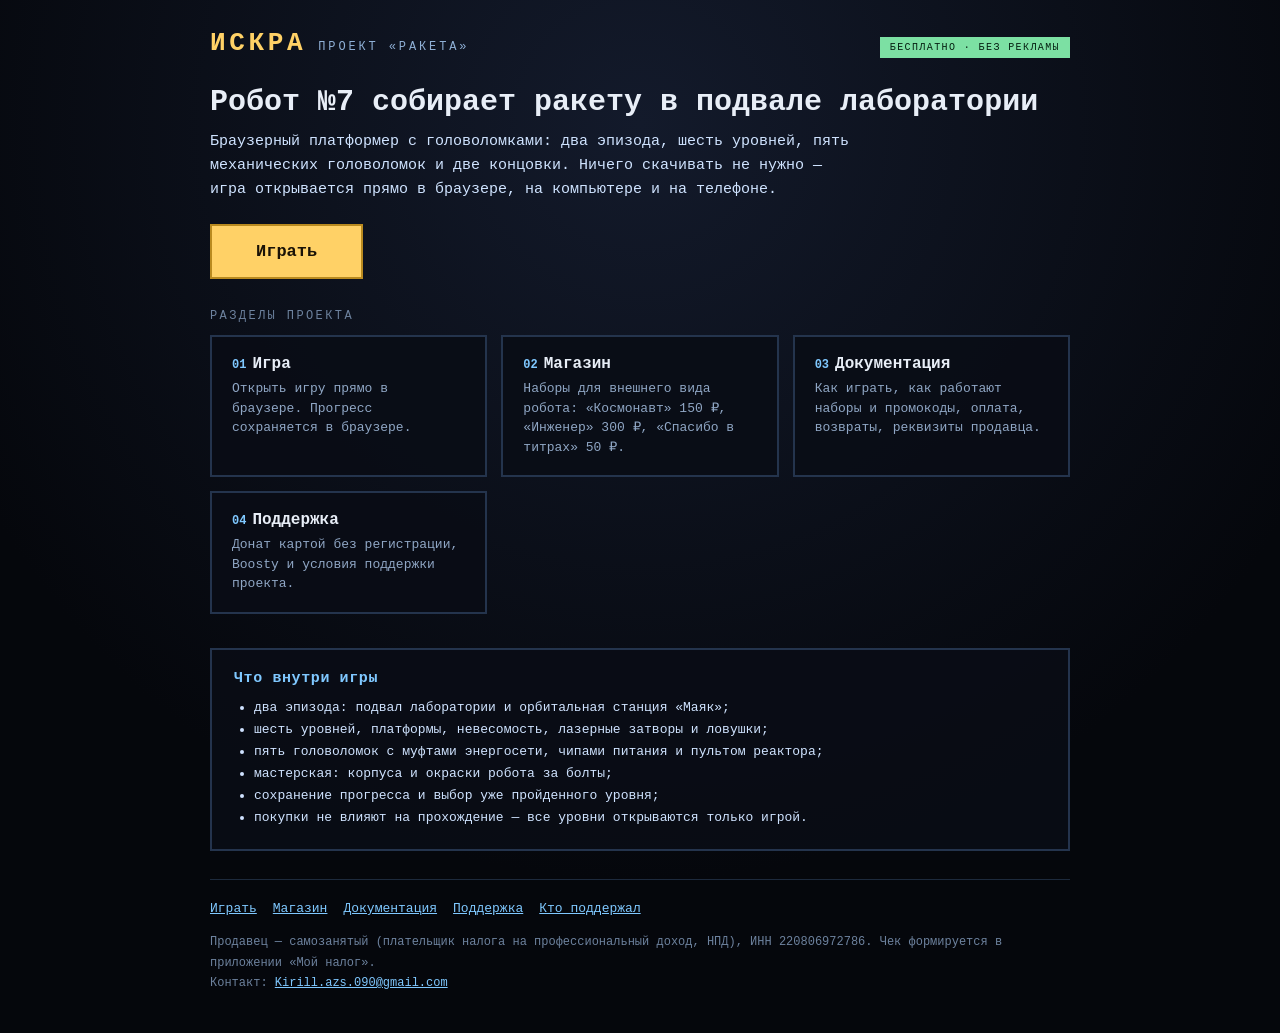
<file: index.html>
<!doctype html>
<html lang="ru">
<head>
<meta charset="utf-8" />
<meta name="viewport" content="width=device-width, initial-scale=1" />
<meta name="description" content="«Искра: проект «Ракета»» — бесплатный браузерный пластилиновый платформер с головоломками. Играть, магазин наборов, документация и поддержка проекта." />
<meta name="theme-color" content="#0b0d14" />
<title>Искра: проект «Ракета» — главная</title>
<style>
  :root { color-scheme: dark; }
  * { box-sizing: border-box; }
  body {
    margin: 0; min-height: 100vh; display: flex; justify-content: center;
    padding: 28px 20px 40px; background: radial-gradient(circle at 50% 12%, #131a2b, #05070c 68%);
    color: #e8eef7; font-family: Consolas, "Courier New", monospace;
  }
  .wrap { width: 100%; max-width: 860px; }
  header { display: flex; align-items: baseline; gap: 12px; flex-wrap: wrap; margin-bottom: 26px; }
  .logo { font-size: 26px; font-weight: 700; letter-spacing: 0.14em; color: #ffd166; }
  .logo-sub { font-size: 12px; letter-spacing: 0.24em; text-transform: uppercase; color: #8fb0d6; }
  .badge {
    margin-left: auto; padding: 5px 10px; font-size: 10px; letter-spacing: 0.14em;
    text-transform: uppercase; color: #062012; background: #7ce0a3;
  }
  h1 { margin: 0 0 10px; font-size: 30px; line-height: 1.2; color: #e8eef7; }
  .lead { margin: 0 0 22px; font-size: 15px; line-height: 1.6; color: #cfe3ff; max-width: 640px; }
  .play {
    display: inline-block; margin: 0 0 30px; padding: 16px 44px; text-decoration: none;
    font-weight: 700; font-size: 17px; color: #1a1206; background: #ffd166;
    border: 2px solid #b98a1f;
  }
  .play:hover { background: #ffdd8a; }
  .menu-title { margin: 0 0 12px; font-size: 12px; letter-spacing: 0.2em; text-transform: uppercase; color: #6d829e; }
  .menu { display: grid; grid-template-columns: repeat(auto-fit, minmax(240px, 1fr)); gap: 14px; }
  .item {
    display: block; padding: 18px 20px; text-decoration: none; color: inherit;
    background: rgba(9, 13, 22, 0.9); border: 2px solid #24344d;
  }
  .item:hover { border-color: #7fc8ff; }
  .item h2 { margin: 0 0 6px; font-size: 16px; color: #e8eef7; }
  .item p { margin: 0; font-size: 13px; line-height: 1.5; color: #8fa6c4; }
  .item .num { color: #7fc8ff; font-size: 12px; margin-right: 6px; }
  .about { margin: 34px 0 0; padding: 20px 22px; background: rgba(9, 13, 22, 0.9); border: 2px solid #24344d; }
  .about h2 { margin: 0 0 10px; font-size: 15px; letter-spacing: 0.04em; color: #7fc8ff; }
  .about ul { margin: 0; padding-left: 20px; font-size: 13px; line-height: 1.7; color: #cfe3ff; }
  footer { margin-top: 28px; padding-top: 18px; border-top: 1px solid #1d2a3d; font-size: 12px; line-height: 1.7; color: #6d829e; }
  footer a { color: #7fc8ff; }
  .links { display: flex; flex-wrap: wrap; gap: 16px; margin-bottom: 12px; font-size: 13px; }
</style>
</head>
<body>
<div class="wrap">
  <header>
    <div class="logo">ИСКРА</div>
    <div class="logo-sub">проект «Ракета»</div>
    <div class="badge">бесплатно · без рекламы</div>
  </header>

  <h1>Робот №7 собирает ракету в подвале лаборатории</h1>
  <p class="lead">
    Браузерный платформер с головоломками: два эпизода, шесть уровней, пять механических
    головоломок и две концовки. Ничего скачивать не нужно — игра открывается прямо в браузере,
    на компьютере и на телефоне.
  </p>

  <a class="play" href="game.html">Играть</a>

  <p class="menu-title">Разделы проекта</p>
  <nav class="menu">
    <a class="item" href="game.html">
      <h2><span class="num">01</span>Игра</h2>
      <p>Открыть игру прямо в браузере. Прогресс сохраняется в браузере.</p>
    </a>
    <a class="item" href="shop.html">
      <h2><span class="num">02</span>Магазин</h2>
      <p>Наборы для внешнего вида робота: «Космонавт» 150 ₽, «Инженер» 300 ₽, «Спасибо в титрах» 50 ₽.</p>
    </a>
    <a class="item" href="docs.html">
      <h2><span class="num">03</span>Документация</h2>
      <p>Как играть, как работают наборы и промокоды, оплата, возвраты, реквизиты продавца.</p>
    </a>
    <a class="item" href="donate.html">
      <h2><span class="num">04</span>Поддержка</h2>
      <p>Донат картой без регистрации, Boosty и условия поддержки проекта.</p>
    </a>
  </nav>

  <section class="about">
    <h2>Что внутри игры</h2>
    <ul>
      <li>два эпизода: подвал лаборатории и орбитальная станция «Маяк»;</li>
      <li>шесть уровней, платформы, невесомость, лазерные затворы и ловушки;</li>
      <li>пять головоломок с муфтами энергосети, чипами питания и пультом реактора;</li>
      <li>мастерская: корпуса и окраски робота за болты;</li>
      <li>сохранение прогресса и выбор уже пройденного уровня;</li>
      <li>покупки не влияют на прохождение — все уровни открываются только игрой.</li>
    </ul>
  </section>

  <footer>
    <div class="links">
      <a href="game.html">Играть</a>
      <a href="shop.html">Магазин</a>
      <a href="docs.html">Документация</a>
      <a href="donate.html">Поддержка</a>
      <a href="thanks.html">Кто поддержал</a>
    </div>
    Продавец — самозанятый (плательщик налога на профессиональный доход, НПД), ИНН 220806972786.
    Чек формируется в приложении «Мой налог».<br />
    Контакт: <a href="mailto:Kirill.azs.090@gmail.com">Kirill.azs.090@gmail.com</a>
  </footer>
</div>
</body>
</html>
</file>
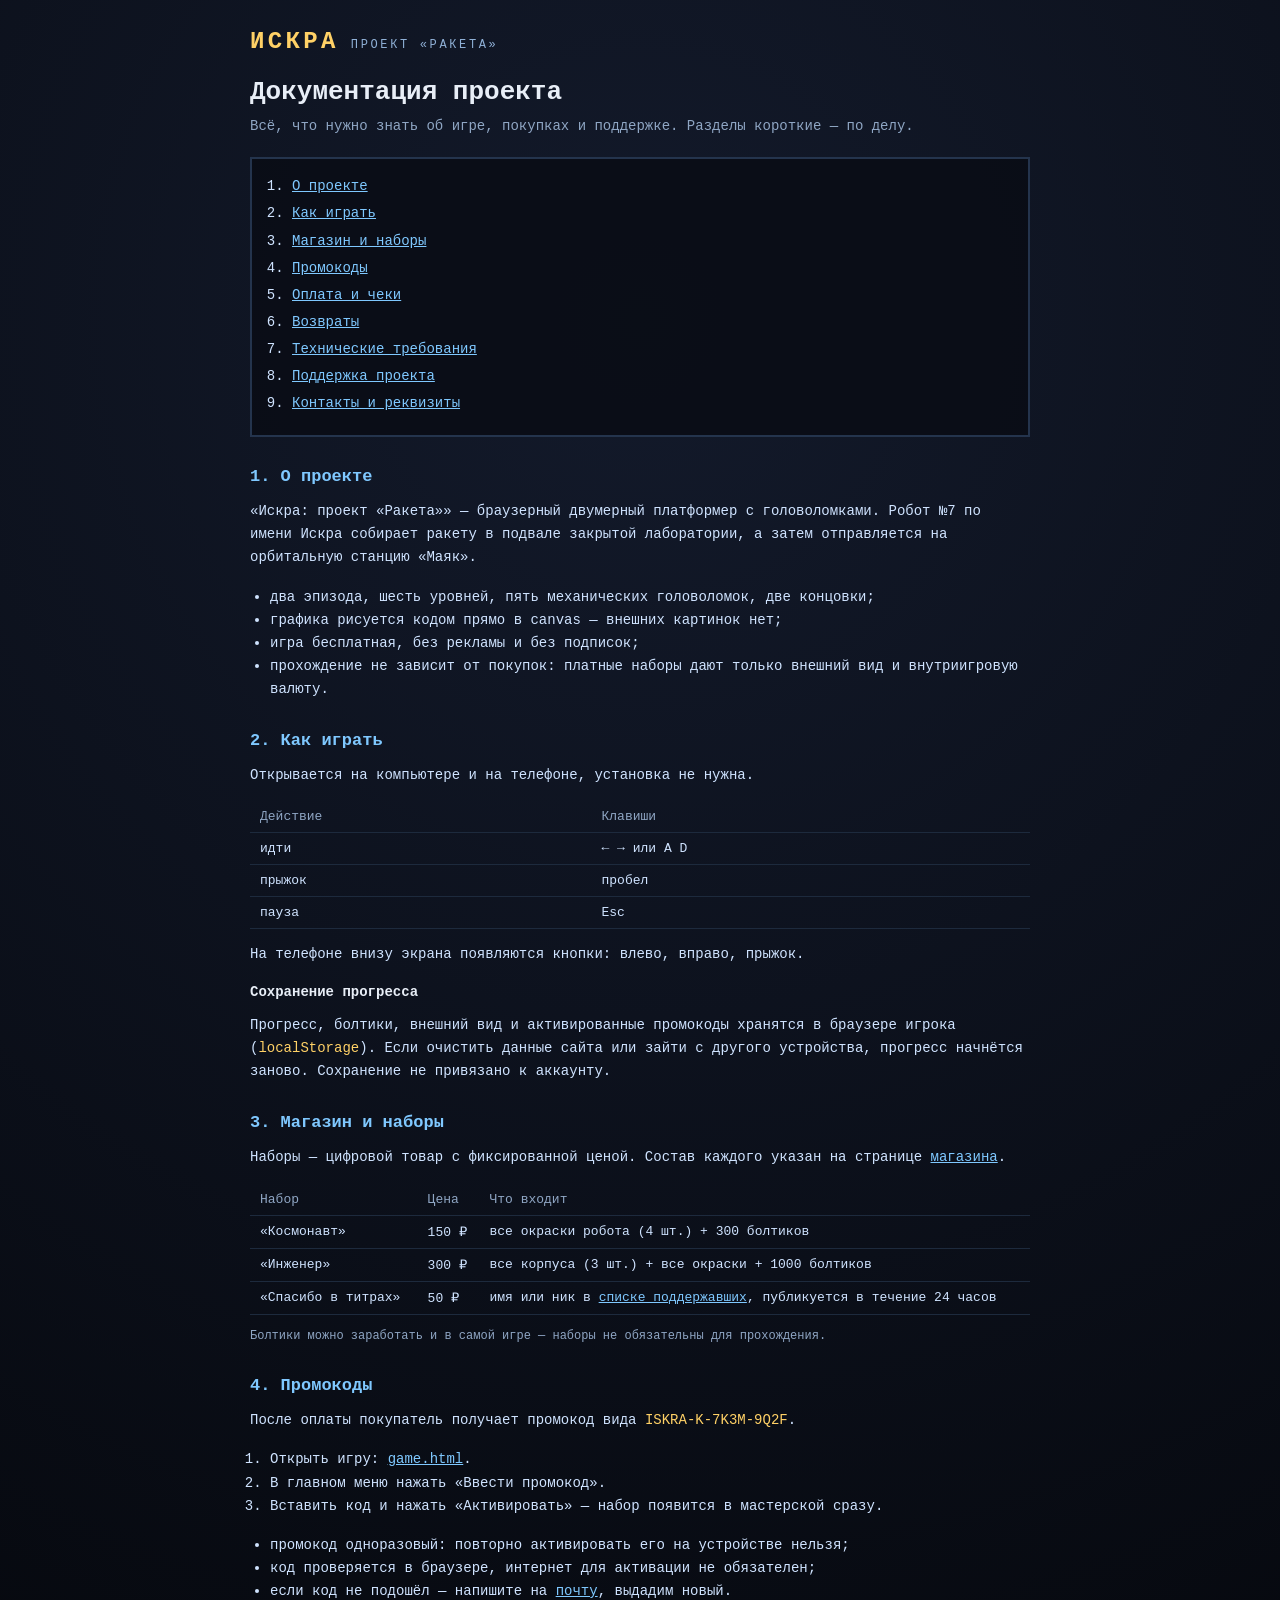
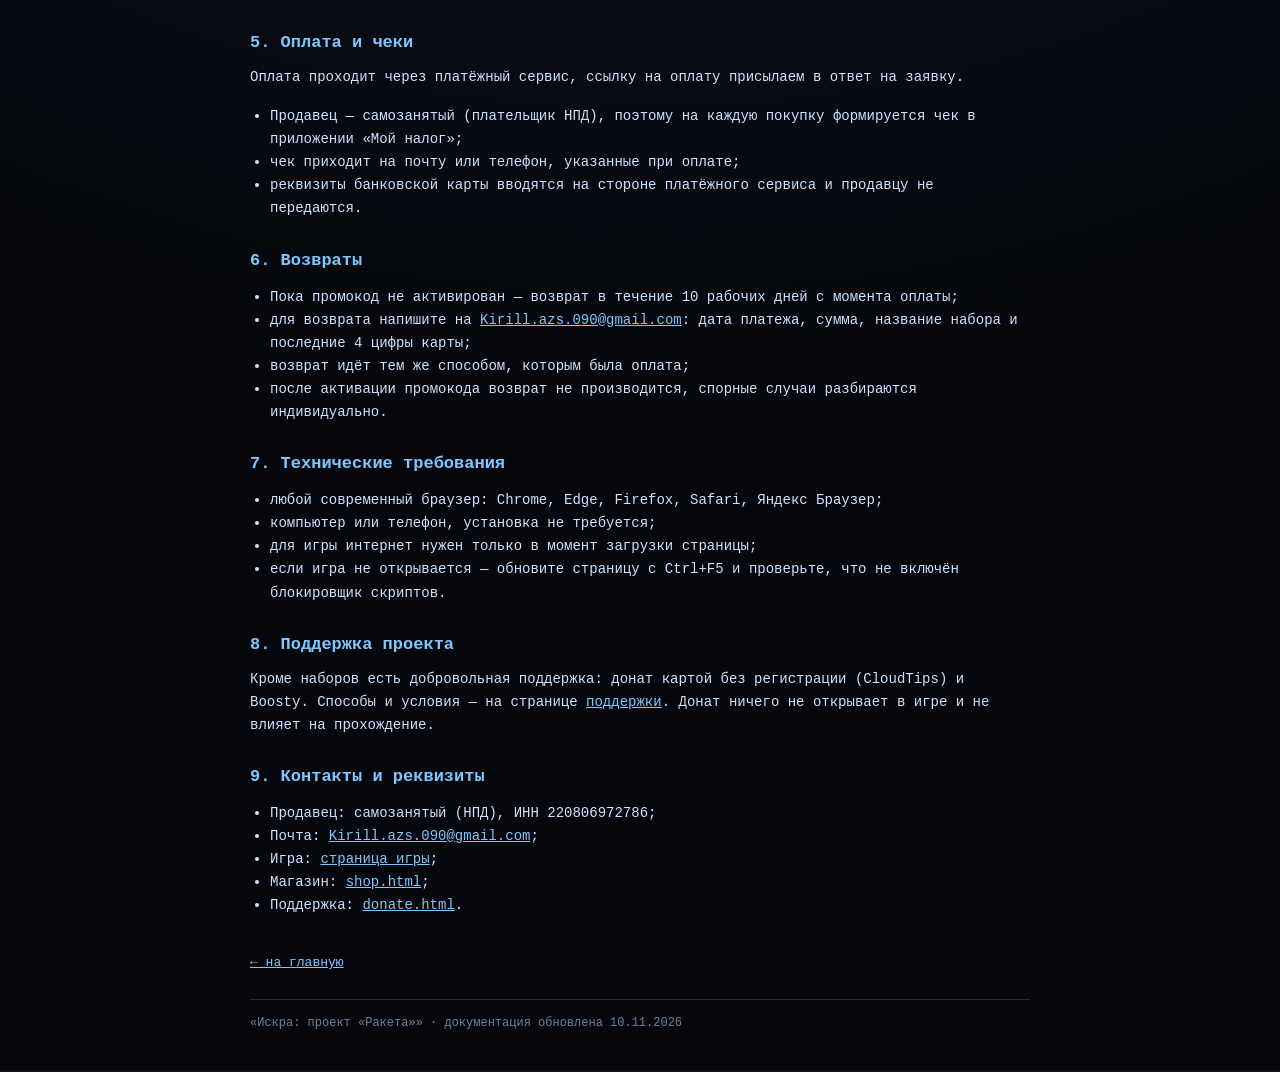
<file: docs.html>
<!doctype html>
<html lang="ru">
<head>
<meta charset="utf-8" />
<meta name="viewport" content="width=device-width, initial-scale=1" />
<title>Документация — «Искра»</title>
<style>
  :root { color-scheme: dark; }
  * { box-sizing: border-box; }
  body {
    margin: 0; min-height: 100vh; display: flex; justify-content: center;
    padding: 28px 20px 40px; background: radial-gradient(circle at 50% 12%, #131a2b, #05070c 68%);
    color: #e8eef7; font-family: Consolas, "Courier New", monospace;
  }
  .wrap { width: 100%; max-width: 780px; }
  header { display: flex; align-items: baseline; gap: 12px; flex-wrap: wrap; margin-bottom: 22px; }
  .logo { font-size: 24px; font-weight: 700; letter-spacing: 0.14em; color: #ffd166; }
  .logo-sub { font-size: 12px; letter-spacing: 0.22em; text-transform: uppercase; color: #8fb0d6; }
  h1 { margin: 0 0 8px; font-size: 26px; color: #e8eef7; }
  .lead { margin: 0 0 20px; font-size: 14px; line-height: 1.6; color: #8fa6c4; }
  h2 { margin: 30px 0 10px; font-size: 17px; color: #7fc8ff; }
  h3 { margin: 18px 0 6px; font-size: 14px; color: #e8eef7; }
  p, li { font-size: 14px; line-height: 1.65; color: #cfe3ff; }
  ul, ol { padding-left: 20px; }
  table { width: 100%; border-collapse: collapse; margin: 10px 0 6px; font-size: 13px; }
  th, td { padding: 8px 10px; text-align: left; border-bottom: 1px solid #1d2a3d; color: #cfe3ff; }
  th { color: #8fa6c4; font-weight: 400; }
  code { color: #ffd166; }
  a { color: #7fc8ff; }
  .toc {
    padding: 16px 20px; margin: 0 0 8px; background: rgba(9, 13, 22, 0.9); border: 2px solid #24344d;
  }
  .toc ol { margin: 0; padding-left: 20px; font-size: 13px; }
  .toc li { margin-bottom: 4px; }
  .note { font-size: 12px; color: #8fa6c4; }
  .back { display: inline-block; margin-top: 22px; font-size: 13px; }
  footer { margin-top: 28px; padding-top: 16px; border-top: 1px solid #1d2a3d; font-size: 12px; color: #6d829e; }
</style>
</head>
<body>
<div class="wrap">
  <header>
    <div class="logo">ИСКРА</div>
    <div class="logo-sub">проект «Ракета»</div>
  </header>

  <h1>Документация проекта</h1>
  <p class="lead">Всё, что нужно знать об игре, покупках и поддержке. Разделы короткие — по делу.</p>

  <div class="toc">
    <ol>
      <li><a href="#about">О проекте</a></li>
      <li><a href="#play">Как играть</a></li>
      <li><a href="#shop">Магазин и наборы</a></li>
      <li><a href="#promo">Промокоды</a></li>
      <li><a href="#pay">Оплата и чеки</a></li>
      <li><a href="#refund">Возвраты</a></li>
      <li><a href="#tech">Технические требования</a></li>
      <li><a href="#support">Поддержка проекта</a></li>
      <li><a href="#contacts">Контакты и реквизиты</a></li>
    </ol>
  </div>

  <h2 id="about">1. О проекте</h2>
  <p>
    «Искра: проект «Ракета»» — браузерный двумерный платформер с головоломками. Робот №7 по имени Искра
    собирает ракету в подвале закрытой лаборатории, а затем отправляется на орбитальную станцию «Маяк».
  </p>
  <ul>
    <li>два эпизода, шесть уровней, пять механических головоломок, две концовки;</li>
    <li>графика рисуется кодом прямо в canvas — внешних картинок нет;</li>
    <li>игра бесплатная, без рекламы и без подписок;</li>
    <li>прохождение не зависит от покупок: платные наборы дают только внешний вид и внутриигровую валюту.</li>
  </ul>

  <h2 id="play">2. Как играть</h2>
  <p>Открывается на компьютере и на телефоне, установка не нужна.</p>
  <table>
    <tr><th>Действие</th><th>Клавиши</th></tr>
    <tr><td>идти</td><td>← → или A D</td></tr>
    <tr><td>прыжок</td><td>пробел</td></tr>
    <tr><td>пауза</td><td>Esc</td></tr>
  </table>
  <p>На телефоне внизу экрана появляются кнопки: влево, вправо, прыжок.</p>
  <h3>Сохранение прогресса</h3>
  <p>
    Прогресс, болтики, внешний вид и активированные промокоды хранятся в браузере игрока
    (<code>localStorage</code>). Если очистить данные сайта или зайти с другого устройства,
    прогресс начнётся заново. Сохранение не привязано к аккаунту.
  </p>

  <h2 id="shop">3. Магазин и наборы</h2>
  <p>Наборы — цифровой товар с фиксированной ценой. Состав каждого указан на странице <a href="shop.html">магазина</a>.</p>
  <table>
    <tr><th>Набор</th><th>Цена</th><th>Что входит</th></tr>
    <tr><td>«Космонавт»</td><td>150 ₽</td><td>все окраски робота (4 шт.) + 300 болтиков</td></tr>
    <tr><td>«Инженер»</td><td>300 ₽</td><td>все корпуса (3 шт.) + все окраски + 1000 болтиков</td></tr>
    <tr><td>«Спасибо в титрах»</td><td>50 ₽</td><td>имя или ник в <a href="thanks.html">списке поддержавших</a>, публикуется в течение 24 часов</td></tr>
  </table>
  <p class="note">Болтики можно заработать и в самой игре — наборы не обязательны для прохождения.</p>

  <h2 id="promo">4. Промокоды</h2>
  <p>После оплаты покупатель получает промокод вида <code>ISKRA-K-7K3M-9Q2F</code>.</p>
  <ol>
    <li>Открыть игру: <a href="game.html">game.html</a>.</li>
    <li>В главном меню нажать «Ввести промокод».</li>
    <li>Вставить код и нажать «Активировать» — набор появится в мастерской сразу.</li>
  </ol>
  <ul>
    <li>промокод одноразовый: повторно активировать его на устройстве нельзя;</li>
    <li>код проверяется в браузере, интернет для активации не обязателен;</li>
    <li>если код не подошёл — напишите на <a href="mailto:Kirill.azs.090@gmail.com">почту</a>, выдадим новый.</li>
  </ul>

  <h2 id="pay">5. Оплата и чеки</h2>
  <p>Оплата проходит через платёжный сервис, ссылку на оплату присылаем в ответ на заявку.</p>
  <ul>
    <li>Продавец — самозанятый (плательщик НПД), поэтому на каждую покупку формируется чек в приложении «Мой налог»;</li>
    <li>чек приходит на почту или телефон, указанные при оплате;</li>
    <li>реквизиты банковской карты вводятся на стороне платёжного сервиса и продавцу не передаются.</li>
  </ul>

  <h2 id="refund">6. Возвраты</h2>
  <ul>
    <li>Пока промокод не активирован — возврат в течение 10 рабочих дней с момента оплаты;</li>
    <li>для возврата напишите на <a href="mailto:Kirill.azs.090@gmail.com">Kirill.azs.090@gmail.com</a>:
        дата платежа, сумма, название набора и последние 4 цифры карты;</li>
    <li>возврат идёт тем же способом, которым была оплата;</li>
    <li>после активации промокода возврат не производится, спорные случаи разбираются индивидуально.</li>
  </ul>

  <h2 id="tech">7. Технические требования</h2>
  <ul>
    <li>любой современный браузер: Chrome, Edge, Firefox, Safari, Яндекс Браузер;</li>
    <li>компьютер или телефон, установка не требуется;</li>
    <li>для игры интернет нужен только в момент загрузки страницы;</li>
    <li>если игра не открывается — обновите страницу с Ctrl+F5 и проверьте, что не включён блокировщик скриптов.</li>
  </ul>

  <h2 id="support">8. Поддержка проекта</h2>
  <p>
    Кроме наборов есть добровольная поддержка: донат картой без регистрации (CloudTips) и Boosty.
    Способы и условия — на странице <a href="donate.html">поддержки</a>. Донат ничего не открывает
    в игре и не влияет на прохождение.
  </p>

  <h2 id="contacts">9. Контакты и реквизиты</h2>
  <ul>
    <li>Продавец: самозанятый (НПД), ИНН 220806972786;</li>
    <li>Почта: <a href="mailto:Kirill.azs.090@gmail.com">Kirill.azs.090@gmail.com</a>;</li>
    <li>Игра: <a href="game.html">страница игры</a>;</li>
    <li>Магазин: <a href="shop.html">shop.html</a>;</li>
    <li>Поддержка: <a href="donate.html">donate.html</a>.</li>
  </ul>

  <a class="back" href="index.html">← на главную</a>

  <footer>«Искра: проект «Ракета»» · документация обновлена 10.11.2026</footer>
</div>
</body>
</html>
</file>
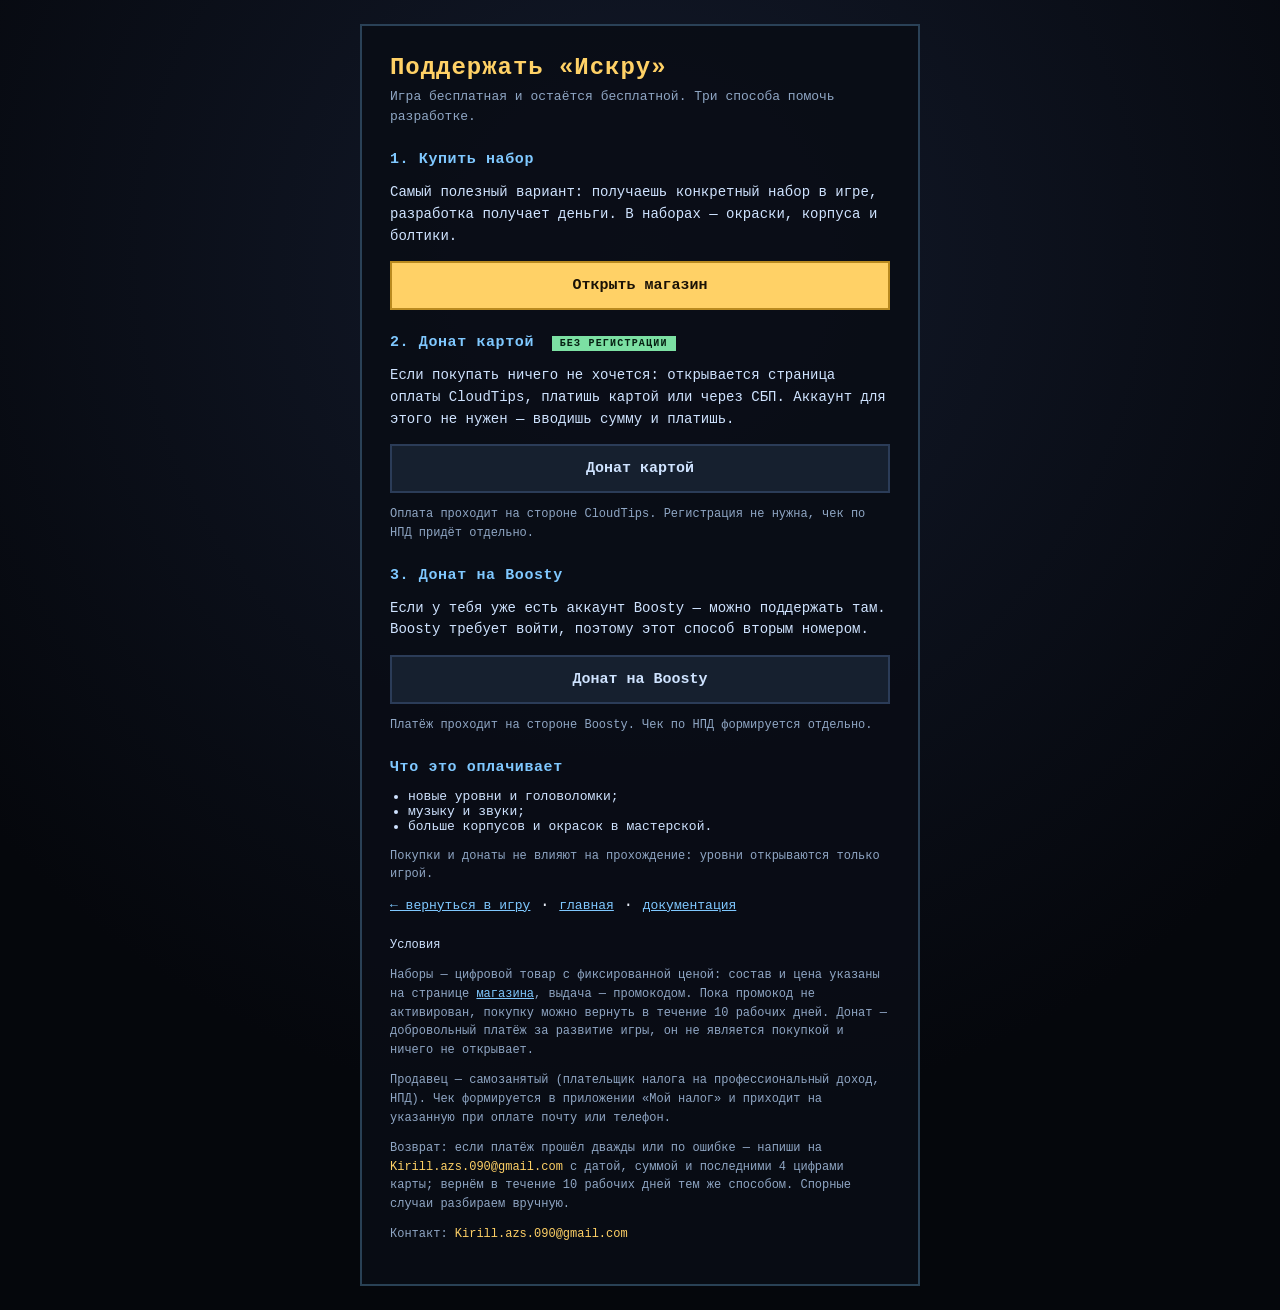
<file: donate.html>
<!doctype html>
<html lang="ru">
<head>
<meta charset="utf-8" />
<meta name="viewport" content="width=device-width, initial-scale=1" />
<title>Поддержать «Искру»</title>
<style>
  :root { color-scheme: dark; }
  * { box-sizing: border-box; }
  body {
    margin: 0; min-height: 100vh; display: flex; align-items: center; justify-content: center;
    padding: 24px; background: radial-gradient(circle at 50% 20%, #131a2b, #05070c 70%);
    color: #e8eef7; font-family: Consolas, "Courier New", monospace;
  }
  .card {
    width: 100%; max-width: 560px; background: rgba(9, 13, 22, 0.9);
    border: 2px solid rgba(127, 200, 255, 0.28); padding: 28px;
  }
  h1 { margin: 0 0 6px; font-size: 24px; letter-spacing: 0.04em; color: #ffd166; }
  h2 { margin: 24px 0 8px; font-size: 15px; letter-spacing: 0.04em; color: #7fc8ff; }
  .sub { margin: 0 0 18px; font-size: 13px; color: #8fa6c4; }
  p { font-size: 14px; line-height: 1.55; color: #cfe3ff; }
  .btn {
    display: block; width: 100%; margin: 14px 0 8px; padding: 14px;
    text-align: center; text-decoration: none; font-weight: 700; font-size: 15px;
    color: #1a1206; background: #ffd166; border: 2px solid #b98a1f;
  }
  .btn.secondary { color: #cfe3ff; background: #16202f; border-color: #2b3c58; }
  .btn.disabled { opacity: 0.5; pointer-events: none; }
  .note { font-size: 12px; color: #8fa6c4; }
  .tag {
    display: inline-block; margin-left: 8px; padding: 2px 8px; font-size: 10px;
    letter-spacing: 0.12em; text-transform: uppercase; color: #062012; background: #7ce0a3;
  }
  a.back { color: #7fc8ff; font-size: 13px; }
  ul { padding-left: 18px; font-size: 13px; color: #cfe3ff; }
  code { color: #ffd166; }
</style>
</head>
<body>
<div class="card">
  <h1>Поддержать «Искру»</h1>
  <p class="sub">Игра бесплатная и остаётся бесплатной. Три способа помочь разработке.</p>

  <h2>1. Купить набор</h2>
  <p>Самый полезный вариант: получаешь конкретный набор в игре, разработка получает деньги.
     В наборах — окраски, корпуса и болтики.</p>
  <a class="btn" href="shop.html">Открыть магазин</a>

  <h2>2. Донат картой <span class="tag">без регистрации</span></h2>
  <p>Если покупать ничего не хочется: открывается страница оплаты CloudTips, платишь картой
     или через СБП. Аккаунт для этого не нужен — вводишь сумму и платишь.</p>
  <a class="btn secondary disabled" id="cloudtips-btn" href="#">Донат картой — скоро</a>
  <p class="note" id="cloudtips-note">Кнопка включится после регистрации в CloudTips (сервис Т-Банка).</p>

  <h2>3. Донат на Boosty</h2>
  <p>Если у тебя уже есть аккаунт Boosty — можно поддержать там. Boosty требует войти,
     поэтому этот способ вторым номером.</p>
  <a class="btn secondary" id="boosty-btn" href="https://boosty.to/gunter152/donate">Донат на Boosty</a>
  <p class="note" id="boosty-note">Платёж проходит на стороне Boosty. Чек по НПД формируется отдельно.</p>

  <h2>Что это оплачивает</h2>
  <ul>
    <li>новые уровни и головоломки;</li>
    <li>музыку и звуки;</li>
    <li>больше корпусов и окрасок в мастерской.</li>
  </ul>

  <p class="note">Покупки и донаты не влияют на прохождение: уровни открываются только игрой.</p>

  <a class="back" href="game.html">← вернуться в игру</a> ·
  <a class="back" href="index.html">главная</a> ·
  <a class="back" href="docs.html">документация</a>

  <div class="legal" id="legal">
    <p class="note" style="margin-top:22px;color:#cfe3ff">Условия</p>
    <p class="note">
      Наборы — цифровой товар с фиксированной ценой: состав и цена указаны на странице
      <a href="shop.html" style="color:#7fc8ff">магазина</a>, выдача — промокодом. Пока промокод
      не активирован, покупку можно вернуть в течение 10 рабочих дней.
      Донат — добровольный платёж за развитие игры, он не является покупкой и ничего не открывает.
    </p>
    <p class="note">
      Продавец — самозанятый (плательщик налога на профессиональный доход, НПД). Чек формируется
      в приложении «Мой налог» и приходит на указанную при оплате почту или телефон.
    </p>
    <p class="note">
      Возврат: если платёж прошёл дважды или по ошибке — напиши на
      <span style="color:#ffd166">Kirill.azs.090@gmail.com</span> с датой, суммой и последними
      4 цифрами карты; вернём в течение 10 рабочих дней тем же способом. Спорные случаи разбираем вручную.
    </p>
    <p class="note">
      Контакт: <span style="color:#ffd166">Kirill.azs.090@gmail.com</span>
    </p>
  </div>
</div>

<script>
(function () {
  // Ссылка из личного кабинета CloudTips (lk.cloudtips.ru) — вида https://cloudtips.ru/@имя
  // или персональная ссылка на оплату. Пока пусто — кнопка выключена.
  var CLOUDTIPS_URL = 'https://pay.cloudtips.ru/p/bedadf03';

  if (CLOUDTIPS_URL) {
    var btn = document.getElementById('cloudtips-btn');
    btn.href = CLOUDTIPS_URL;
    btn.classList.remove('disabled');
    btn.textContent = 'Донат картой';
    document.getElementById('cloudtips-note').textContent =
      'Оплата проходит на стороне CloudTips. Регистрация не нужна, чек по НПД придёт отдельно.';
  }
})();
</script>
</body>
</html>
</file>
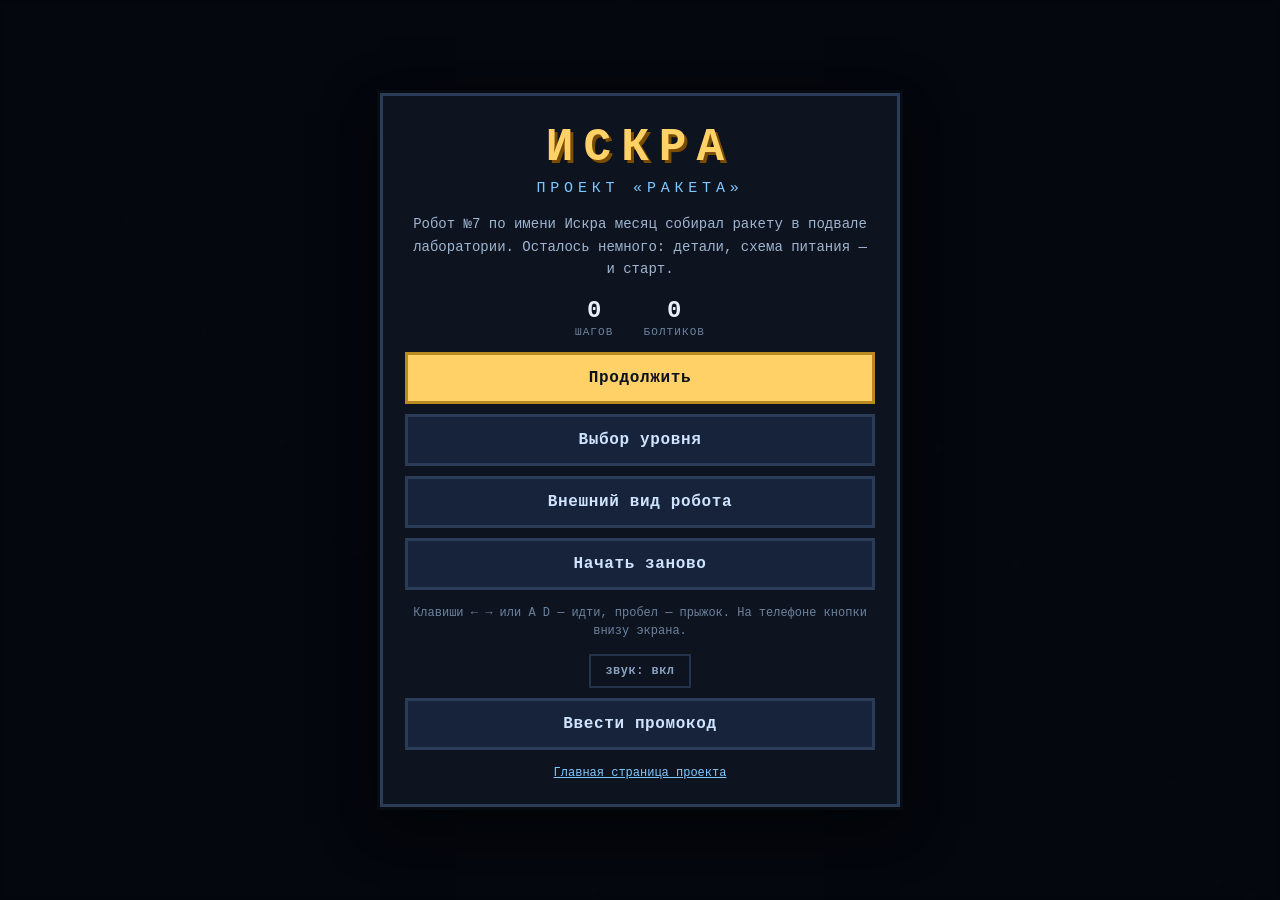
<file: game.html>
<!doctype html>
<html lang="ru">
<head>
  <meta charset="utf-8" />
  <meta name="viewport" content="width=device-width, initial-scale=1, maximum-scale=1, user-scalable=no, viewport-fit=cover" />
  <meta name="theme-color" content="#0b0d14" />
  <title>Искра: проект «Ракета» — играть</title>
  <link rel="stylesheet" href="style.css?v=20261117-1" />
  <script src="https://yandex.ru/games/sdk/v2"></script>
</head>
<body>
  <div id="app">
    <canvas id="game"></canvas>

    <div id="hud" class="hidden">
      <div class="hud-top">
        <div class="pill"><span class="lbl">болты</span><span id="hud-bolts">0</span></div>
        <div class="pill"><span class="lbl">детали</span><span id="hud-parts">0/3</span></div>
      </div>
    </div>

    <div id="menu" class="overlay">
      <div class="card">
        <div class="logo">ИСКРА</div>
        <div class="logo-sub">проект «Ракета»</div>
        <p class="sub">Робот №7 по имени Искра месяц собирал ракету в подвале лаборатории. Осталось немного: детали, схема питания — и старт.</p>
        <div class="row-stats">
          <div><span id="menu-best">0</span><small>шагов</small></div>
          <div><span id="menu-bolts">0</span><small>болтиков</small></div>
        </div>
        <button id="btn-play" class="primary">Продолжить</button>
        <button id="btn-levels" class="ghost">Выбор уровня</button>
        <button id="btn-skins" class="ghost">Внешний вид робота</button>
        <button id="btn-restart" class="ghost">Начать заново</button>
        <button id="btn-bonus" class="ghost ad-line hidden">Бонус: +50 болтиков <small>за рекламу</small></button>
        <p class="hint">Клавиши ← → или A D — идти, пробел — прыжок. На телефоне кнопки внизу экрана.</p>
        <button id="btn-mute" class="tiny-btn">звук: вкл</button>
        <button id="btn-code" class="ghost" type="button">Ввести промокод</button>
        <button id="btn-donate" class="ghost hidden" type="button">Поддержать проект</button>
        <p id="patron-line" class="hint patron hidden">Спасибо за поддержку проекта</p>
        <p class="hint"><a class="link" href="index.html">Главная страница проекта</a></p>
      </div>
    </div>

    <div id="levels" class="overlay hidden">
      <div class="card">
        <h2>Выбор уровня</h2>
        <p class="sub">Пройденные уровни открыты. Замок снимается, когда доходишь до главы в сюжете.</p>
        <div id="levels-list" class="levels-list"></div>
        <button id="btn-levels-close" class="ghost">Назад</button>
      </div>
    </div>

    <div id="skins" class="overlay hidden">
      <div class="card">
        <h2>Мастерская</h2>
        <p class="sub">Трать болты на корпус и окраску. Внешний вид не влияет на физику и прыжки.</p>
        <div class="skin-label">Корпус</div>
        <div id="skin-shapes" class="skin-list"></div>
        <div class="skin-label">Окраска</div>
        <div id="skin-colors" class="skin-list"></div>
        <button id="btn-skins-close" class="ghost">Назад</button>
      </div>
    </div>

    <div id="puzzle-ui" class="hidden">
      <h2 id="pz-title"></h2>
      <p id="pz-sub"></p>
      <div id="pz-cond"></div>
    </div>

    <div id="finale-ui" class="hidden">
      <h2 id="fin-title"></h2>
      <p id="fin-sub"></p>
      <p class="fin-hint">тап — пропустить</p>
    </div>

    <div id="pz-back" class="hidden">
      <button id="btn-pz-back">В меню</button>
    </div>

    <div id="choice" class="overlay hidden">
      <div class="card">
        <h2>Топлива хватит на одно</h2>
        <p class="sub">Искра держит руку над переключателем. Второй робот моргает индикатором за переборкой.</p>
        <button id="btn-choice-friend" class="primary">Забрать второго робота</button>
        <button id="btn-choice-alone" class="ghost">Улететь одному</button>
      </div>
    </div>

    <div id="story" class="overlay hidden">
      <div class="card story">
        <div id="story-tag" class="tag"></div>
        <h2 id="story-title"></h2>
        <p id="story-text"></p>
        <button id="btn-story" class="primary">Дальше</button>
      </div>
    </div>

    <div id="dead" class="overlay hidden">
      <div class="card">
        <h2>Искра сломался</h2>
        <p class="sub" id="dead-text">Корпус повреждён, но ядро цело.</p>
        <button id="btn-continue" class="primary ad-line hidden">Продолжить с контрольной точки <small>за рекламу</small></button>
        <button id="btn-retry" class="primary">С начала уровня</button>
        <button id="btn-dead-home" class="ghost">В меню</button>
      </div>
    </div>

    <div id="pausemenu" class="overlay hidden">
      <div class="card">
        <h2>Пауза</h2>
        <button id="btn-resume" class="primary">Продолжить</button>
        <button id="btn-pause-home" class="ghost">В меню</button>
        <p class="hint">Управление: ← → идти, прыжок — пробел или кнопка справа.</p>
      </div>
    </div>

    <div id="code" class="overlay hidden">
      <div class="card">
        <h2>Промокод</h2>
        <p class="sub">Код из письма после покупки набора. Одноразовый и работает на этом устройстве.</p>
        <input id="code-input" class="code-input" type="text" inputmode="text" autocomplete="off"
               autocapitalize="characters" spellcheck="false" maxlength="24" placeholder="ISKRA-K-7K3M-9Q2F" />
        <button id="btn-code-ok" class="primary">Активировать</button>
        <p id="code-msg" class="hint"></p>
        <p class="hint">Купить набор — <a class="link" href="shop.html">магазин</a></p>
        <button id="btn-code-close" class="ghost">Назад</button>
      </div>
    </div>

    <button id="btn-pause" class="tiny-btn pause-btn hidden">II</button>
  </div>
  <script src="game.js?v=20261117-1"></script>
</body>
</html>
</file>
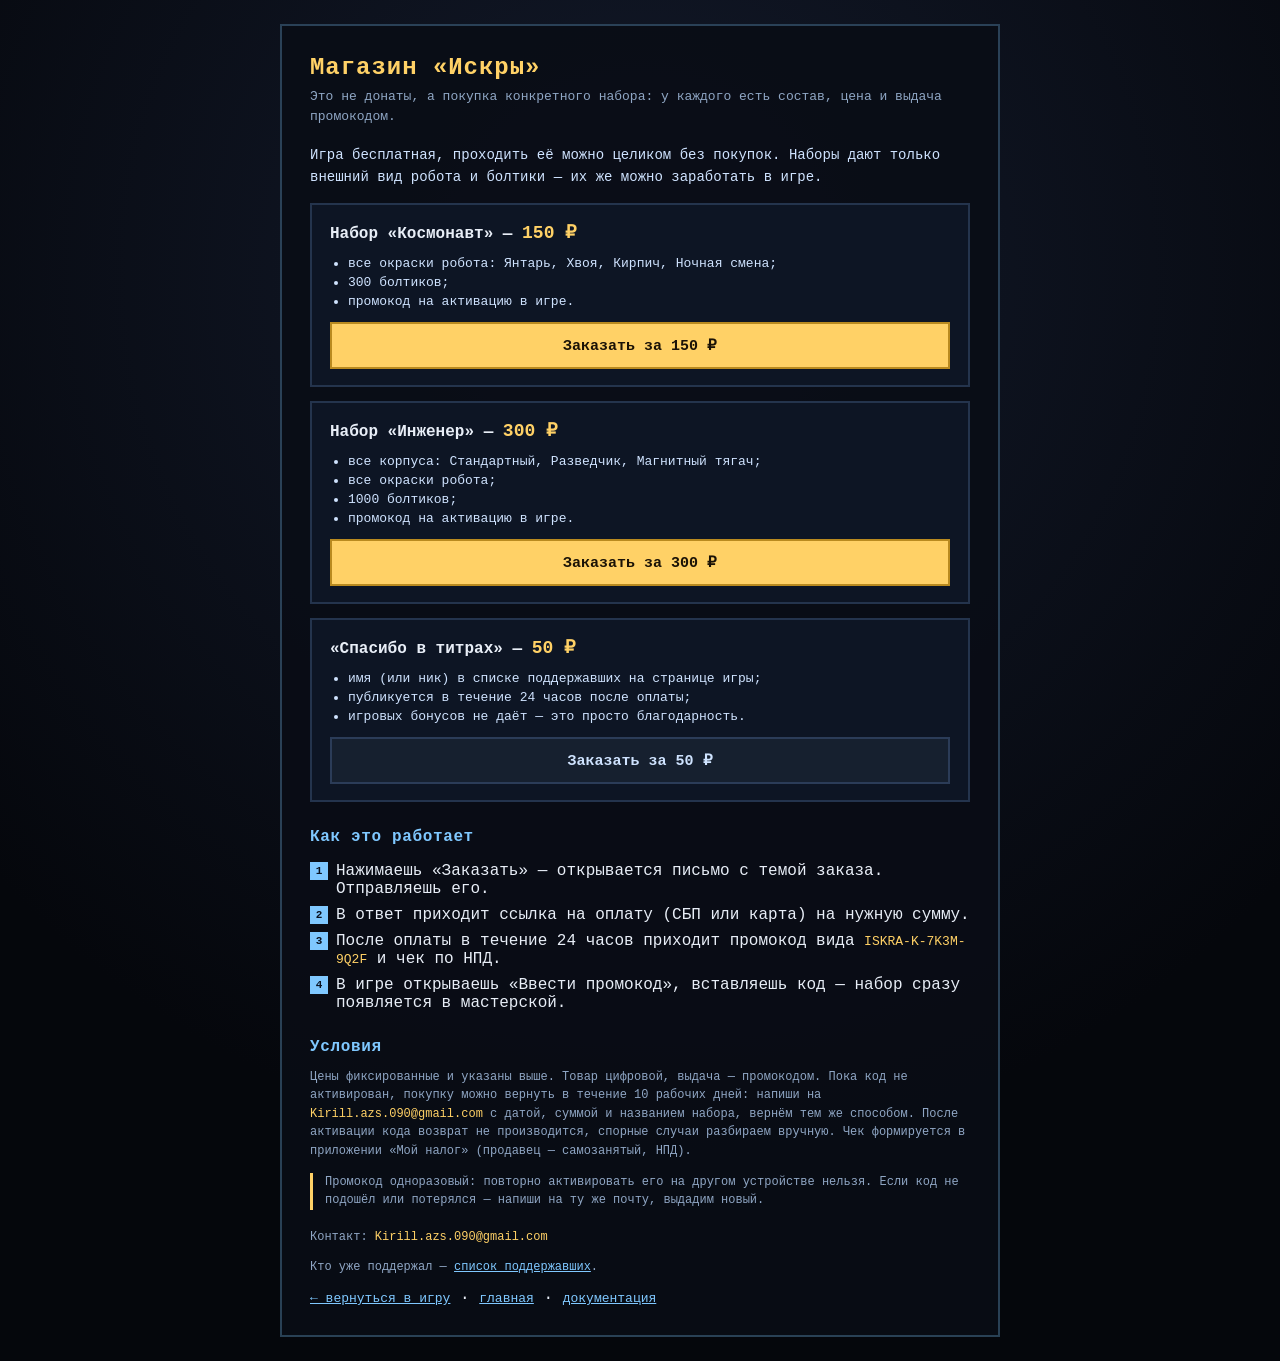
<file: shop.html>
<!doctype html>
<html lang="ru">
<head>
<meta charset="utf-8" />
<meta name="viewport" content="width=device-width, initial-scale=1" />
<title>Магазин «Искры»</title>
<style>
  :root { color-scheme: dark; }
  * { box-sizing: border-box; }
  body {
    margin: 0; min-height: 100vh; display: flex; align-items: flex-start; justify-content: center;
    padding: 24px; background: radial-gradient(circle at 50% 20%, #131a2b, #05070c 70%);
    color: #e8eef7; font-family: Consolas, "Courier New", monospace;
  }
  .wrap { width: 100%; max-width: 720px; }
  .card {
    width: 100%; background: rgba(9, 13, 22, 0.9);
    border: 2px solid rgba(127, 200, 255, 0.28); padding: 28px;
  }
  h1 { margin: 0 0 6px; font-size: 24px; letter-spacing: 0.04em; color: #ffd166; }
  h2 { margin: 26px 0 10px; font-size: 16px; letter-spacing: 0.04em; color: #7fc8ff; }
  .sub { margin: 0 0 18px; font-size: 13px; color: #8fa6c4; }
  p { font-size: 14px; line-height: 1.55; color: #cfe3ff; }
  .note { font-size: 12px; color: #8fa6c4; }
  ul { padding-left: 18px; font-size: 13px; color: #cfe3ff; }
  li { margin-bottom: 4px; }
  .goods { display: grid; gap: 14px; margin: 8px 0 6px; }
  .good {
    border: 2px solid #24344d; background: #0d1524; padding: 16px 18px;
  }
  .good h3 { margin: 0 0 6px; font-size: 16px; color: #e8eef7; }
  .price { color: #ffd166; font-size: 18px; font-weight: 700; }
  .buy {
    display: block; width: 100%; margin-top: 12px; padding: 12px; text-align: center;
    text-decoration: none; font-weight: 700; font-size: 15px; color: #1a1206;
    background: #ffd166; border: 2px solid #b98a1f; cursor: pointer;
  }
  .buy.secondary { color: #cfe3ff; background: #16202f; border-color: #2b3c58; }
  .steps { counter-reset: step; }
  .steps li { list-style: none; margin: 0 0 8px; padding-left: 26px; position: relative; }
  .steps li::before {
    counter-increment: step; content: counter(step);
    position: absolute; left: 0; top: 0; width: 18px; height: 18px;
    display: grid; place-items: center; font-size: 11px; font-weight: 700;
    color: #0a1220; background: #7fc8ff;
  }
  .steps { padding-left: 0; }
  a.back { color: #7fc8ff; font-size: 13px; }
  code { color: #ffd166; }
  .warn { border-left: 3px solid #ffd166; padding-left: 12px; }
</style>
</head>
<body>
<div class="wrap">
<div class="card">
  <h1>Магазин «Искры»</h1>
  <p class="sub">Это не донаты, а покупка конкретного набора: у каждого есть состав, цена и выдача промокодом.</p>

  <p>Игра бесплатная, проходить её можно целиком без покупок. Наборы дают только внешний вид робота
    и болтики — их же можно заработать в игре.</p>

  <div class="goods">
    <div class="good">
      <h3>Набор «Космонавт» — <span class="price">150 ₽</span></h3>
      <ul>
        <li>все окраски робота: Янтарь, Хвоя, Кирпич, Ночная смена;</li>
        <li>300 болтиков;</li>
        <li>промокод на активацию в игре.</li>
      </ul>
      <a class="buy" data-good="Космонавт" data-price="150" href="#">Заказать за 150 ₽</a>
    </div>

    <div class="good">
      <h3>Набор «Инженер» — <span class="price">300 ₽</span></h3>
      <ul>
        <li>все корпуса: Стандартный, Разведчик, Магнитный тягач;</li>
        <li>все окраски робота;</li>
        <li>1000 болтиков;</li>
        <li>промокод на активацию в игре.</li>
      </ul>
      <a class="buy" data-good="Инженер" data-price="300" href="#">Заказать за 300 ₽</a>
    </div>

    <div class="good">
      <h3>«Спасибо в титрах» — <span class="price">50 ₽</span></h3>
      <ul>
        <li>имя (или ник) в списке поддержавших на странице игры;</li>
        <li>публикуется в течение 24 часов после оплаты;</li>
        <li>игровых бонусов не даёт — это просто благодарность.</li>
      </ul>
      <a class="buy secondary" data-good="Спасибо в титрах" data-price="50" href="#">Заказать за 50 ₽</a>
    </div>
  </div>

  <h2>Как это работает</h2>
  <ol class="steps">
    <li>Нажимаешь «Заказать» — открывается письмо с темой заказа. Отправляешь его.</li>
    <li>В ответ приходит ссылка на оплату (СБП или карта) на нужную сумму.</li>
    <li>После оплаты в течение 24 часов приходит промокод вида <code>ISKRA-K-7K3M-9Q2F</code> и чек по НПД.</li>
    <li>В игре открываешь «Ввести промокод», вставляешь код — набор сразу появляется в мастерской.</li>
  </ol>

  <h2>Условия</h2>
  <p class="note">
    Цены фиксированные и указаны выше. Товар цифровой, выдача — промокодом.
    Пока код не активирован, покупку можно вернуть в течение 10 рабочих дней: напиши на
    <span style="color:#ffd166">Kirill.azs.090@gmail.com</span> с датой, суммой и названием набора,
    вернём тем же способом. После активации кода возврат не производится, спорные случаи разбираем
    вручную. Чек формируется в приложении «Мой налог» (продавец — самозанятый, НПД).
  </p>
  <p class="note warn">
    Промокод одноразовый: повторно активировать его на другом устройстве нельзя.
    Если код не подошёл или потерялся — напиши на ту же почту, выдадим новый.
  </p>

  <p class="note" style="margin-top:18px">Контакт: <span style="color:#ffd166">Kirill.azs.090@gmail.com</span></p>
  <p class="note">Кто уже поддержал — <a href="thanks.html" style="color:#7fc8ff">список поддержавших</a>.</p>

  <a class="back" href="game.html">← вернуться в игру</a> ·
  <a class="back" href="index.html">главная</a> ·
  <a class="back" href="docs.html">документация</a>
</div>
</div>

<script>
(function () {
  // Заявка уходит письмом: приём оплаты подключим после согласования с платёжным сервисом.
  var MAIL = 'Kirill.azs.090@gmail.com';
  document.querySelectorAll('.buy').forEach(function (btn) {
    btn.addEventListener('click', function (e) {
      e.preventDefault();
      var good = btn.getAttribute('data-good');
      var price = btn.getAttribute('data-price');
      var subject = 'Покупка: ' + good + ' (' + price + ' ₽) — Искра';
      var body = 'Здравствуйте! Хочу купить набор «' + good + '» за ' + price + ' ₽.\n\n' +
        'Куда прислать ссылку на оплату и промокод: \n\n' +
        'Промокод нужен для игры: https://kirtus228.github.io/iskra-game/';
      location.href = 'mailto:' + MAIL +
        '?subject=' + encodeURIComponent(subject) +
        '&body=' + encodeURIComponent(body);
    });
  });
})();
</script>
</body>
</html>
</file>
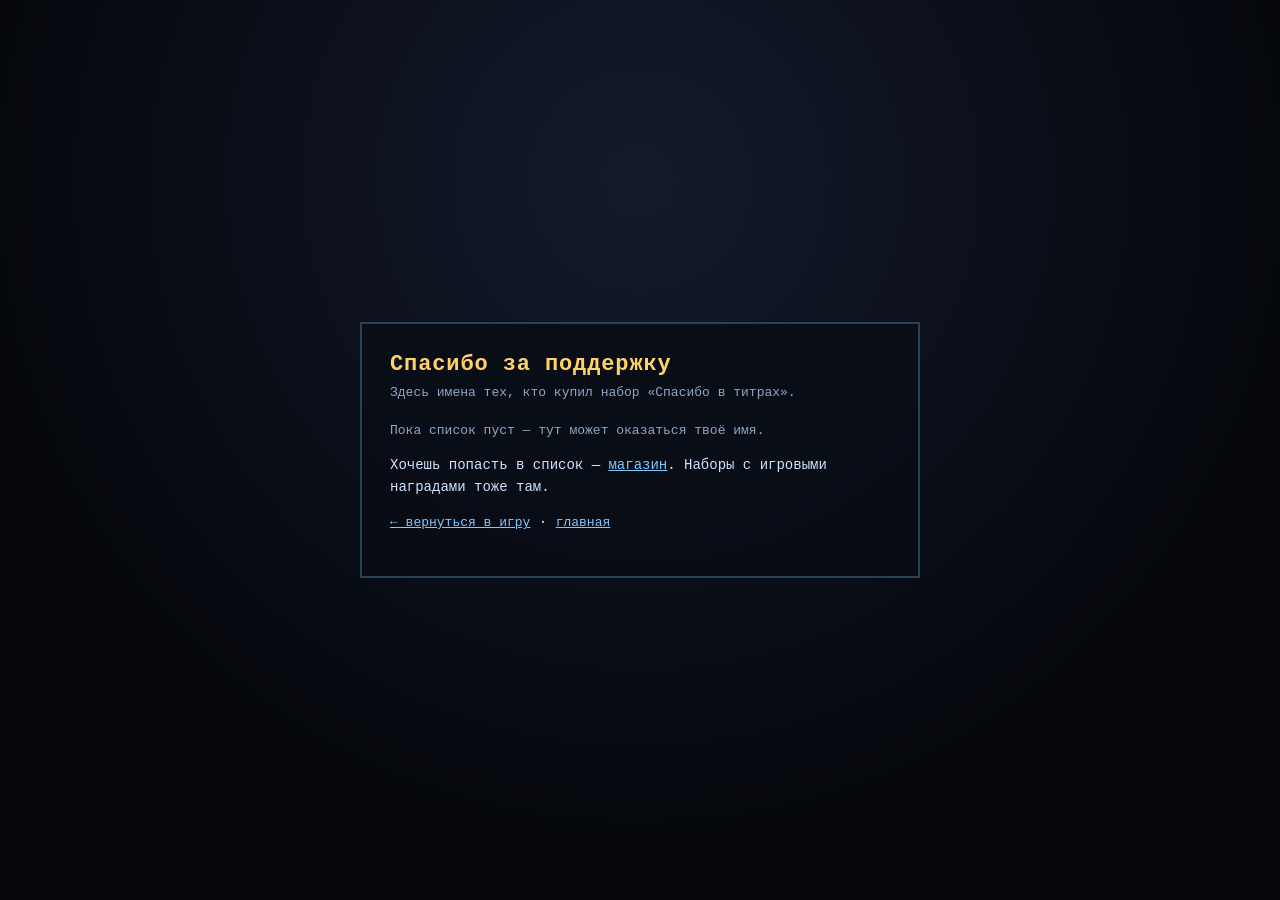
<file: thanks.html>
<!doctype html>
<html lang="ru">
<head>
<meta charset="utf-8" />
<meta name="viewport" content="width=device-width, initial-scale=1" />
<title>Спасибо — «Искра»</title>
<style>
  :root { color-scheme: dark; }
  * { box-sizing: border-box; }
  body {
    margin: 0; min-height: 100vh; display: flex; align-items: center; justify-content: center;
    padding: 24px; background: radial-gradient(circle at 50% 20%, #131a2b, #05070c 70%);
    color: #e8eef7; font-family: Consolas, "Courier New", monospace;
  }
  .card {
    width: 100%; max-width: 560px; background: rgba(9, 13, 22, 0.9);
    border: 2px solid rgba(127, 200, 255, 0.28); padding: 28px;
  }
  h1 { margin: 0 0 6px; font-size: 22px; letter-spacing: 0.04em; color: #ffd166; }
  .sub { margin: 0 0 18px; font-size: 13px; color: #8fa6c4; }
  p { font-size: 14px; line-height: 1.55; color: #cfe3ff; }
  ul.patrons { list-style: none; padding: 0; margin: 16px 0; }
  ul.patrons li {
    padding: 10px 12px; margin-bottom: 8px; font-size: 14px; color: #e8eef7;
    background: #0d1524; border-left: 3px solid #ffd166;
  }
  .empty { color: #8fa6c4; font-size: 13px; }
  a.back { color: #7fc8ff; font-size: 13px; }
  a { color: #7fc8ff; }
</style>
</head>
<body>
<div class="card">
  <h1>Спасибо за поддержку</h1>
  <p class="sub">Здесь имена тех, кто купил набор «Спасибо в титрах».</p>

  <!-- Список ведётся вручную: после оплаты владелец добавляет имя сюда в течение 24 часов. -->
  <ul class="patrons" id="patrons">
    <!-- <li>Имя или ник</li> -->
  </ul>
  <p class="empty" id="empty-note">Пока список пуст — тут может оказаться твоё имя.</p>

  <p>Хочешь попасть в список — <a href="shop.html">магазин</a>. Наборы с игровыми наградами тоже там.</p>

  <p><a class="back" href="game.html">← вернуться в игру</a> · <a class="back" href="index.html">главная</a></p>
</div>
<script>
(function () {
  var list = document.getElementById('patrons');
  if (list && list.children.length > 0) {
    document.getElementById('empty-note').remove();
  }
})();
</script>
</body>
</html>
</file>
<file: style.css>
* {
  margin: 0;
  padding: 0;
  box-sizing: border-box;
  -webkit-tap-highlight-color: transparent;
  -webkit-user-select: none;
  user-select: none;
  -webkit-touch-callout: none;
}

html,
body {
  width: 100%;
  height: 100%;
  overflow: hidden;
  background: #05070c;
  color: #e8eef7;
  font-family: "Consolas", "Courier New", monospace;
  user-select: none;
  -webkit-user-select: none;
  -webkit-touch-callout: none;
  touch-action: none;
}

#app {
  position: fixed;
  inset: 0;
  display: flex;
  align-items: center;
  justify-content: center;
  background: radial-gradient(circle at 50% 20%, #131a2b, #05070c 70%);
}

canvas {
  display: block;
  image-rendering: pixelated;
  image-rendering: crisp-edges;
}

.hidden {
  display: none !important;
}

/* ---------- HUD ---------- */

#hud {
  position: absolute;
  top: calc(10px + env(safe-area-inset-top));
  left: 0;
  right: 0;
  pointer-events: none;
}

.hud-top {
  display: flex;
  gap: 8px;
  justify-content: center;
}

.pill {
  display: flex;
  align-items: center;
  gap: 6px;
  padding: 6px 12px;
  font-size: 15px;
  font-weight: 700;
  letter-spacing: 0.06em;
  color: #cfe3ff;
  background: rgba(9, 13, 22, 0.72);
  border: 2px solid rgba(120, 170, 255, 0.22);
}

.pill .lbl {
  font-size: 10px;
  letter-spacing: 0.16em;
  text-transform: uppercase;
  color: #7fc8ff;
  opacity: 0.8;
}

.pill .ico {
  color: #7fc8ff;
}

/* ---------- Overlays ---------- */

.overlay {
  position: absolute;
  inset: 0;
  display: flex;
  align-items: center;
  justify-content: center;
  padding: 20px;
  background: rgba(4, 7, 13, 0.82);
  backdrop-filter: blur(2px);
  z-index: 10;
}

.card {
  width: min(520px, 100%);
  max-height: 100%;
  overflow-y: auto;
  padding: 26px 22px 22px;
  text-align: center;
  background: #0d1420;
  border: 3px solid #2b3c58;
  box-shadow: 0 0 0 3px #070b12, 0 18px 50px rgba(0, 0, 0, 0.6);
}

.logo {
  font-size: 46px;
  font-weight: 800;
  letter-spacing: 0.22em;
  color: #ffd166;
  text-shadow: 3px 3px 0 #7a4c00;
}

.logo-sub {
  margin-top: 6px;
  font-size: 15px;
  letter-spacing: 0.32em;
  text-transform: uppercase;
  color: #7fc8ff;
}

.card h2 {
  font-size: 24px;
  line-height: 1.2;
  color: #ffd166;
  margin-bottom: 10px;
}

.sub {
  margin: 16px 0;
  font-size: 14px;
  line-height: 1.6;
  color: #9fb4d0;
}

.row-stats {
  display: flex;
  justify-content: center;
  gap: 30px;
  margin: 4px 0 14px;
}

.row-stats > div {
  display: flex;
  flex-direction: column;
  gap: 2px;
}

.row-stats span {
  font-size: 24px;
  font-weight: 800;
  color: #e8eef7;
}

.row-stats small {
  font-size: 11px;
  letter-spacing: 0.1em;
  text-transform: uppercase;
  color: #6d829e;
}

button {
  display: block;
  width: 100%;
  padding: 14px 16px;
  margin-top: 10px;
  font-family: inherit;
  font-size: 16px;
  font-weight: 700;
  letter-spacing: 0.04em;
  color: #0a1220;
  background: #ffd166;
  border: 3px solid #b98a1f;
  cursor: pointer;
  transition: transform 0.06s ease;
}

button:active {
  transform: translateY(2px);
}

button.ghost {
  color: #cfe3ff;
  background: #16233a;
  border: 3px solid #2b3c58;
}

.ad-line {
  color: #062012;
  background: #7ce0a3;
  border-color: #2f8f5d;
}

.ad-line small {
  display: block;
  font-size: 11px;
  font-weight: 600;
  opacity: 0.7;
}

.tiny-btn {
  width: auto;
  margin: 14px auto 0;
  padding: 8px 14px;
  font-size: 12px;
  color: #8aa2c0;
  background: transparent;
  border: 2px solid #24344d;
}

.pause-btn {
  position: absolute;
  top: calc(10px + env(safe-area-inset-top));
  right: 10px;
  margin: 0;
  z-index: 9;
  color: #cfe3ff;
  background: rgba(9, 13, 22, 0.72);
  border: 2px solid rgba(120, 170, 255, 0.22);
}

.hint {
  margin-top: 14px;
  font-size: 12px;
  line-height: 1.5;
  color: #6d829e;
}

.hint.good {
  color: #7ce0a3;
}

.hint.bad {
  color: #ff8a8a;
}

.patron {
  margin-top: 8px;
  color: #ffd166;
}

a.link {
  color: #7fc8ff;
}

.code-input {
  display: block;
  width: 100%;
  margin: 6px 0 10px;
  padding: 12px 14px;
  font-family: Consolas, "Courier New", monospace;
  font-size: 16px;
  letter-spacing: 0.08em;
  text-align: center;
  color: #e8eef7;
  background: #0d1524;
  border: 3px solid #2b3c58;
  outline: none;
}

.code-input:focus {
  border-color: #7fc8ff;
}

/* ---------- Story ---------- */

.card.story {
  text-align: left;
}

.tag {
  display: inline-block;
  margin-bottom: 10px;
  padding: 4px 10px;
  font-size: 11px;
  letter-spacing: 0.18em;
  text-transform: uppercase;
  color: #0a1220;
  background: #7fc8ff;
}

.card.story p {
  font-size: 15px;
  line-height: 1.65;
  color: #b9cbe2;
}

/* ---------- Мастерская ---------- */

.skin-label {
  margin: 14px 0 6px;
  font-size: 11px;
  letter-spacing: 0.18em;
  text-transform: uppercase;
  color: #7fc8ff;
  text-align: left;
}

.skin-list {
  display: flex;
  flex-direction: column;
  gap: 8px;
}

.skin-item {
  display: flex;
  align-items: center;
  gap: 12px;
  width: 100%;
  margin: 0;
  padding: 10px 12px;
  text-align: left;
  color: #cfe3ff;
  background: #12203a;
  border: 2px solid #2b3c58;
  font-size: 14px;
}

.skin-item.on {
  border-color: #7ce0a3;
  background: #12312a;
}

.skin-item.nope {
  animation: shake 0.3s;
  border-color: #ff6b6b;
}

@keyframes shake {
  0%, 100% { transform: translateX(0); }
  25% { transform: translateX(-4px); }
  75% { transform: translateX(4px); }
}

.skin-item .sw {
  width: 18px;
  height: 18px;
  border: 2px solid rgba(255, 255, 255, 0.25);
  flex: 0 0 auto;
}

.skin-item .nm {
  flex: 1;
}

.skin-item .pr {
  font-size: 12px;
  color: #ffd166;
  opacity: 0.9;
}

/* ---------- Выбор уровня ---------- */

.levels-list {
  display: flex;
  flex-direction: column;
  gap: 8px;
  margin-bottom: 8px;
}

.level-item {
  display: flex;
  align-items: center;
  gap: 12px;
  width: 100%;
  margin: 0;
  padding: 10px 12px;
  text-align: left;
  color: #cfe3ff;
  background: #12203a;
  border: 2px solid #2b3c58;
  font-size: 14px;
}

.level-item.locked {
  color: #6d829e;
  background: #0e1728;
}

.level-item.nope {
  animation: shake 0.3s;
  border-color: #ff6b6b;
}

.level-item .num {
  width: 24px;
  height: 24px;
  display: flex;
  align-items: center;
  justify-content: center;
  font-weight: 700;
  color: #0a1220;
  background: #ffd166;
  flex: 0 0 auto;
}

.level-item.locked .num {
  background: #2b3c58;
  color: #6d829e;
}

.level-item .info {
  flex: 1;
  display: flex;
  flex-direction: column;
  gap: 2px;
}

.level-item .nm {
  font-weight: 700;
}

.level-item .tg {
  font-size: 11px;
  letter-spacing: 0.12em;
  text-transform: uppercase;
  color: #6d829e;
}

.level-item .st {
  font-size: 12px;
  color: #7ce0a3;
}

.level-item.locked .st {
  color: #6d829e;
}

/* ---------- Текст головоломок (HTML, чтобы был читаемым) ---------- */

#puzzle-ui {
  position: absolute;
  top: calc(30px + env(safe-area-inset-top));
  left: 50%;
  transform: translateX(-50%);
  width: min(560px, 92%);
  padding: 16px 20px;
  text-align: center;
  background: rgba(8, 14, 24, 0.92);
  border: 2px solid #2b3c58;
  z-index: 6;
}

#puzzle-ui h2 {
  font-size: 20px;
  color: #ffd166;
  letter-spacing: 0.08em;
  margin-bottom: 8px;
}

#puzzle-ui p {
  font-size: 14px;
  line-height: 1.45;
  color: #b9cbe2;
}

#pz-cond {
  display: flex;
  flex-direction: column;
  gap: 4px;
  margin-top: 10px;
  text-align: left;
}

#pz-cond .cond {
  font-size: 13px;
  padding: 5px 8px;
  background: #0f1a2b;
  border-left: 3px solid #2b3c58;
  color: #9fb4d0;
}

#pz-cond .cond.ok {
  border-left-color: #7ce0a3;
  color: #7ce0a3;
}


/* ---------- Тексты финалов и кнопка «В меню» ---------- */

#finale-ui {
  position: absolute;
  top: calc(34px + env(safe-area-inset-top));
  left: 50%;
  transform: translateX(-50%);
  width: min(560px, 92%);
  padding: 14px 18px;
  text-align: center;
  background: rgba(8, 14, 24, 0.9);
  border: 2px solid #2b3c58;
  z-index: 7;
}

#finale-ui h2 {
  font-size: 20px;
  letter-spacing: 0.1em;
  color: #7fc8ff;
  margin-bottom: 6px;
}

#finale-ui #fin-sub {
  font-size: 14px;
  color: #7ce0a3;
}

#finale-ui .fin-hint {
  margin-top: 8px;
  font-size: 11px;
  color: #6d829e;
}

#pz-back {
  position: absolute;
  left: 12px;
  bottom: calc(14px + env(safe-area-inset-bottom));
  z-index: 7;
}

#pz-back button {
  width: auto;
  margin: 0;
  padding: 10px 18px;
  font-size: 14px;
  color: #cfe3ff;
  background: rgba(22, 35, 58, 0.95);
  border: 2px solid #2b3c58;
}
</file>
